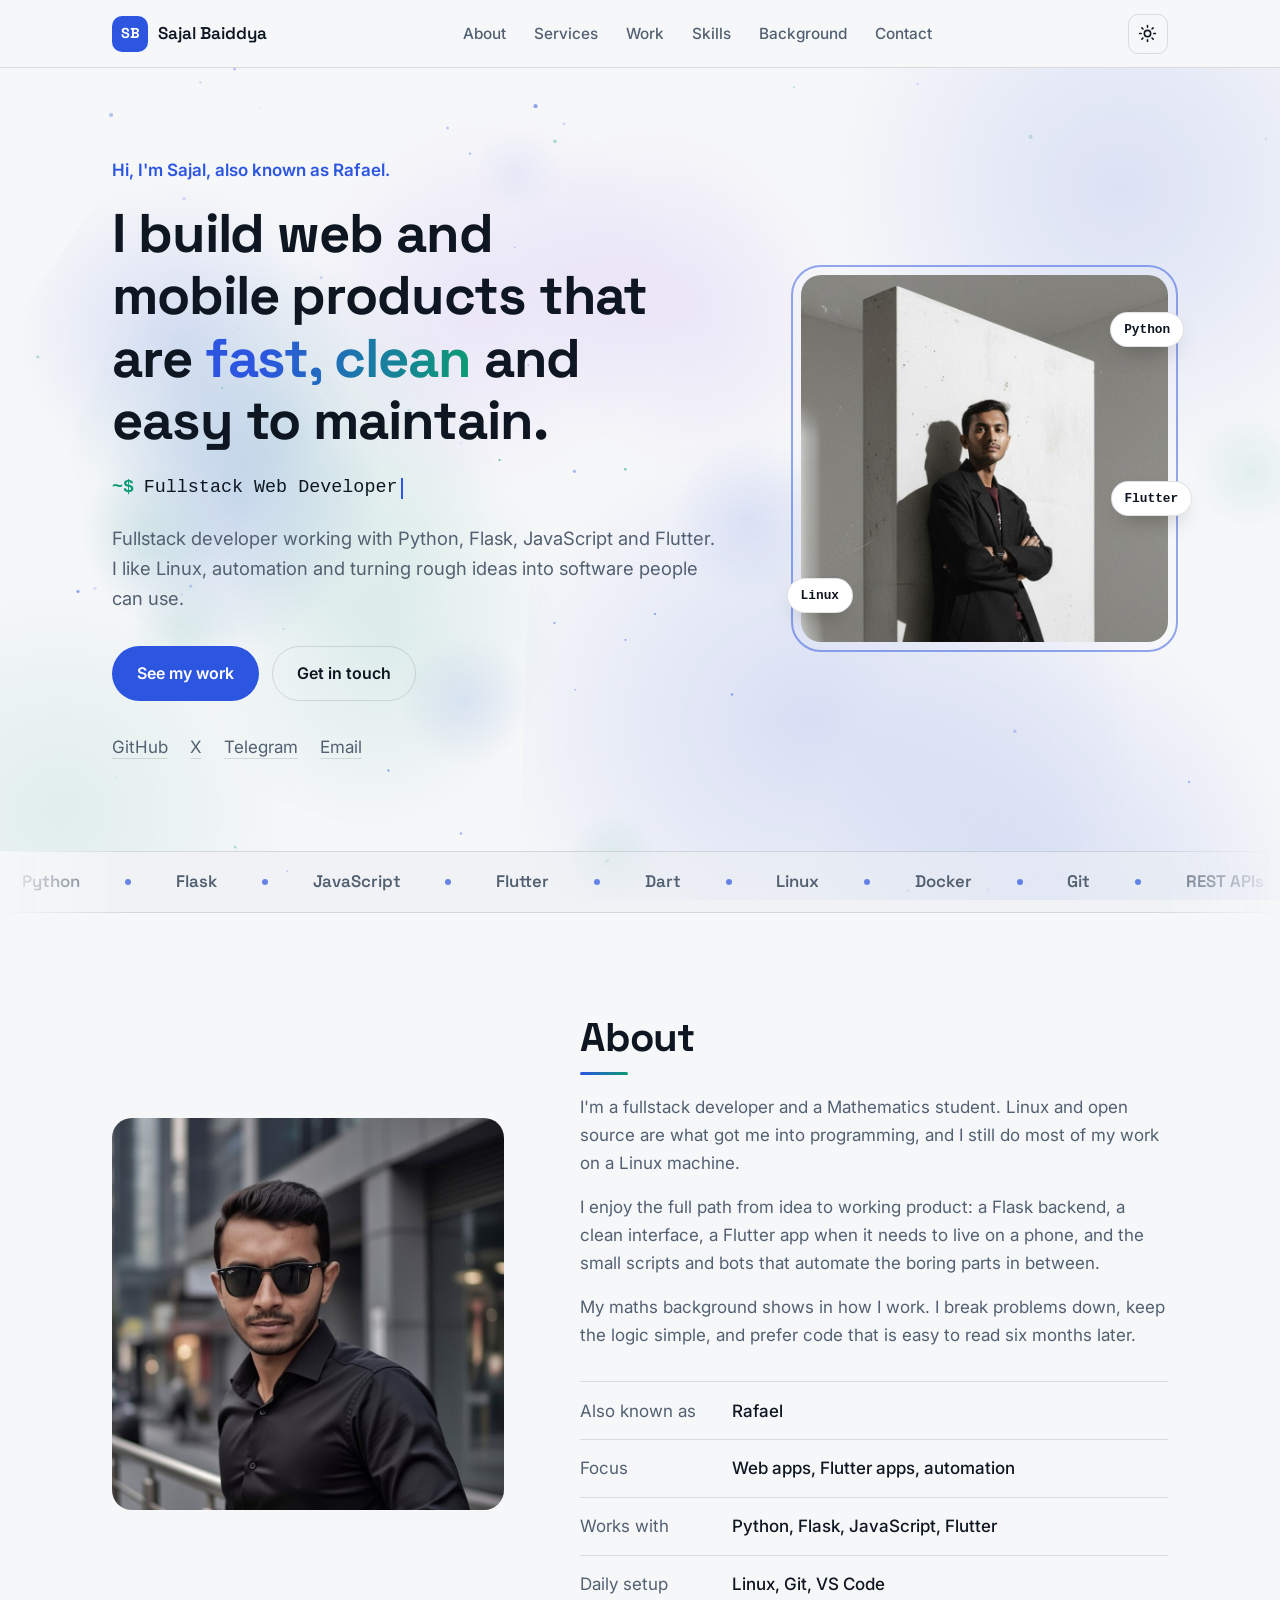
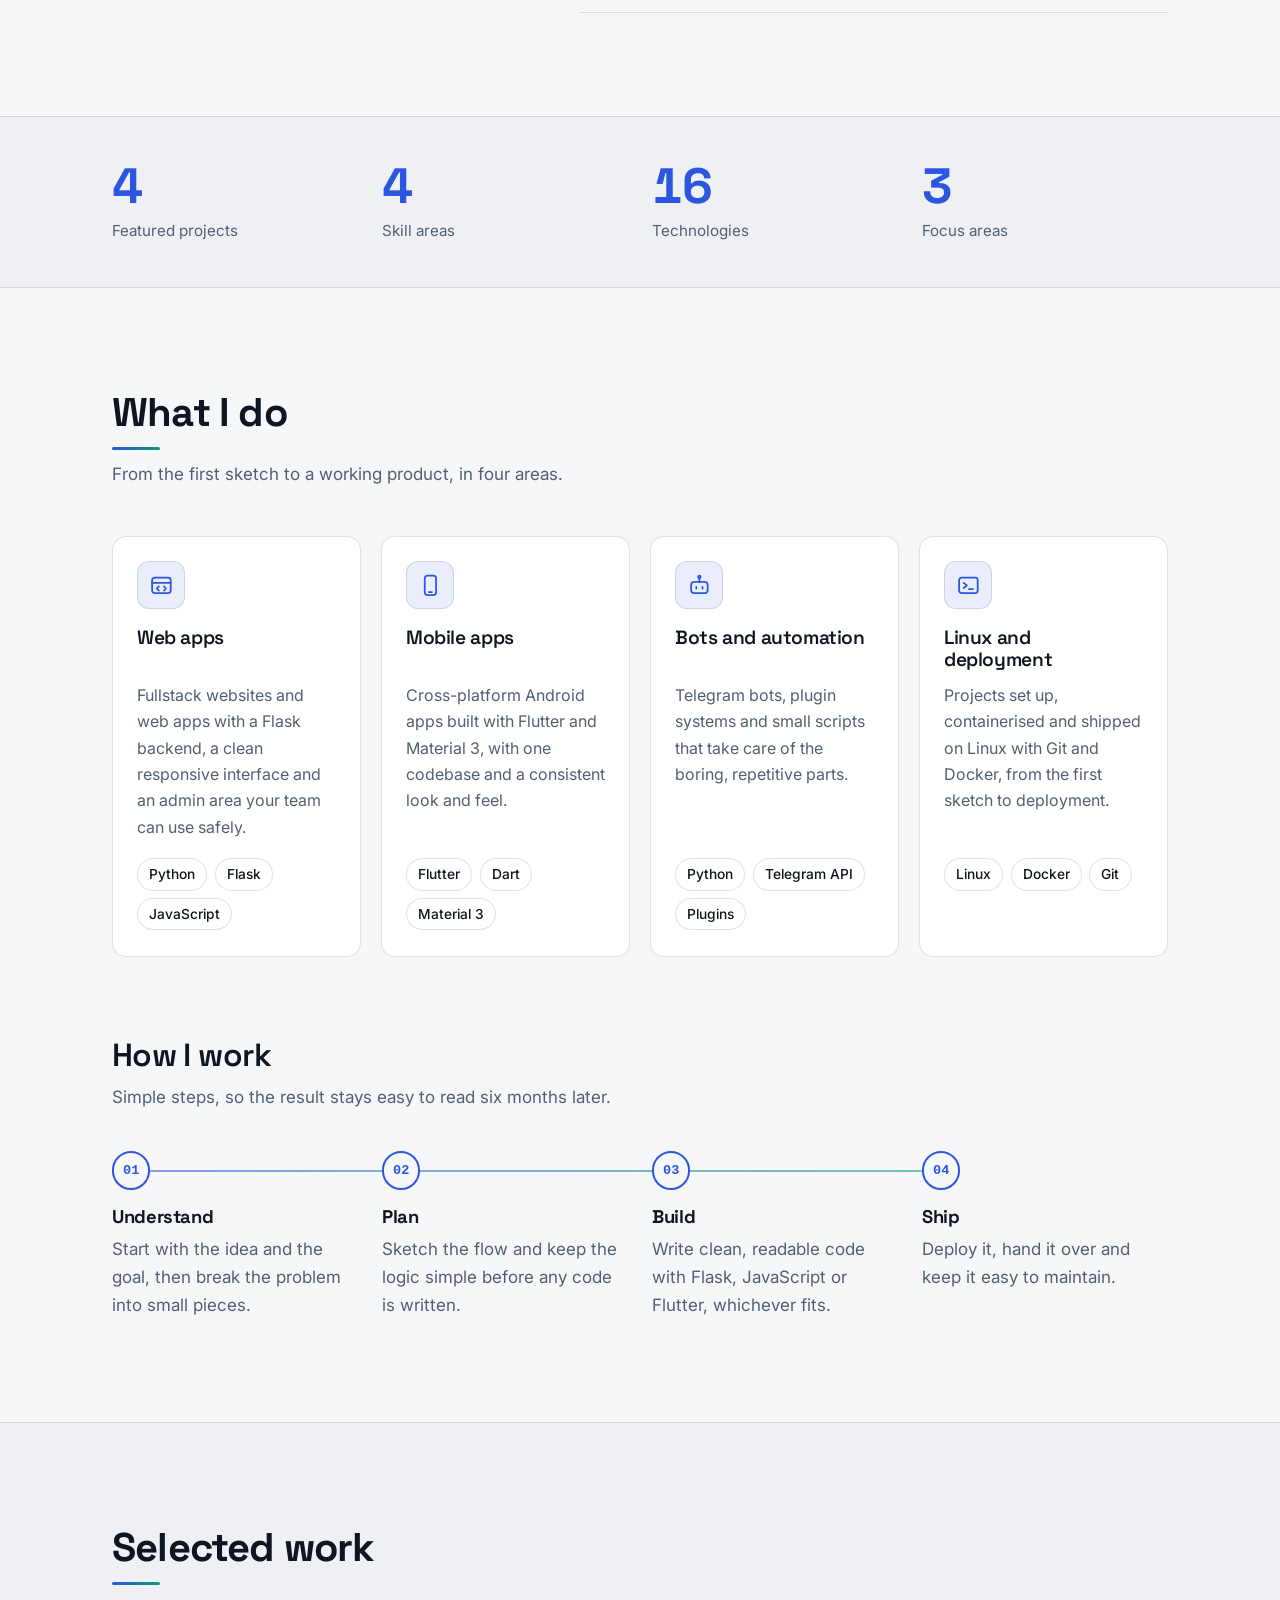
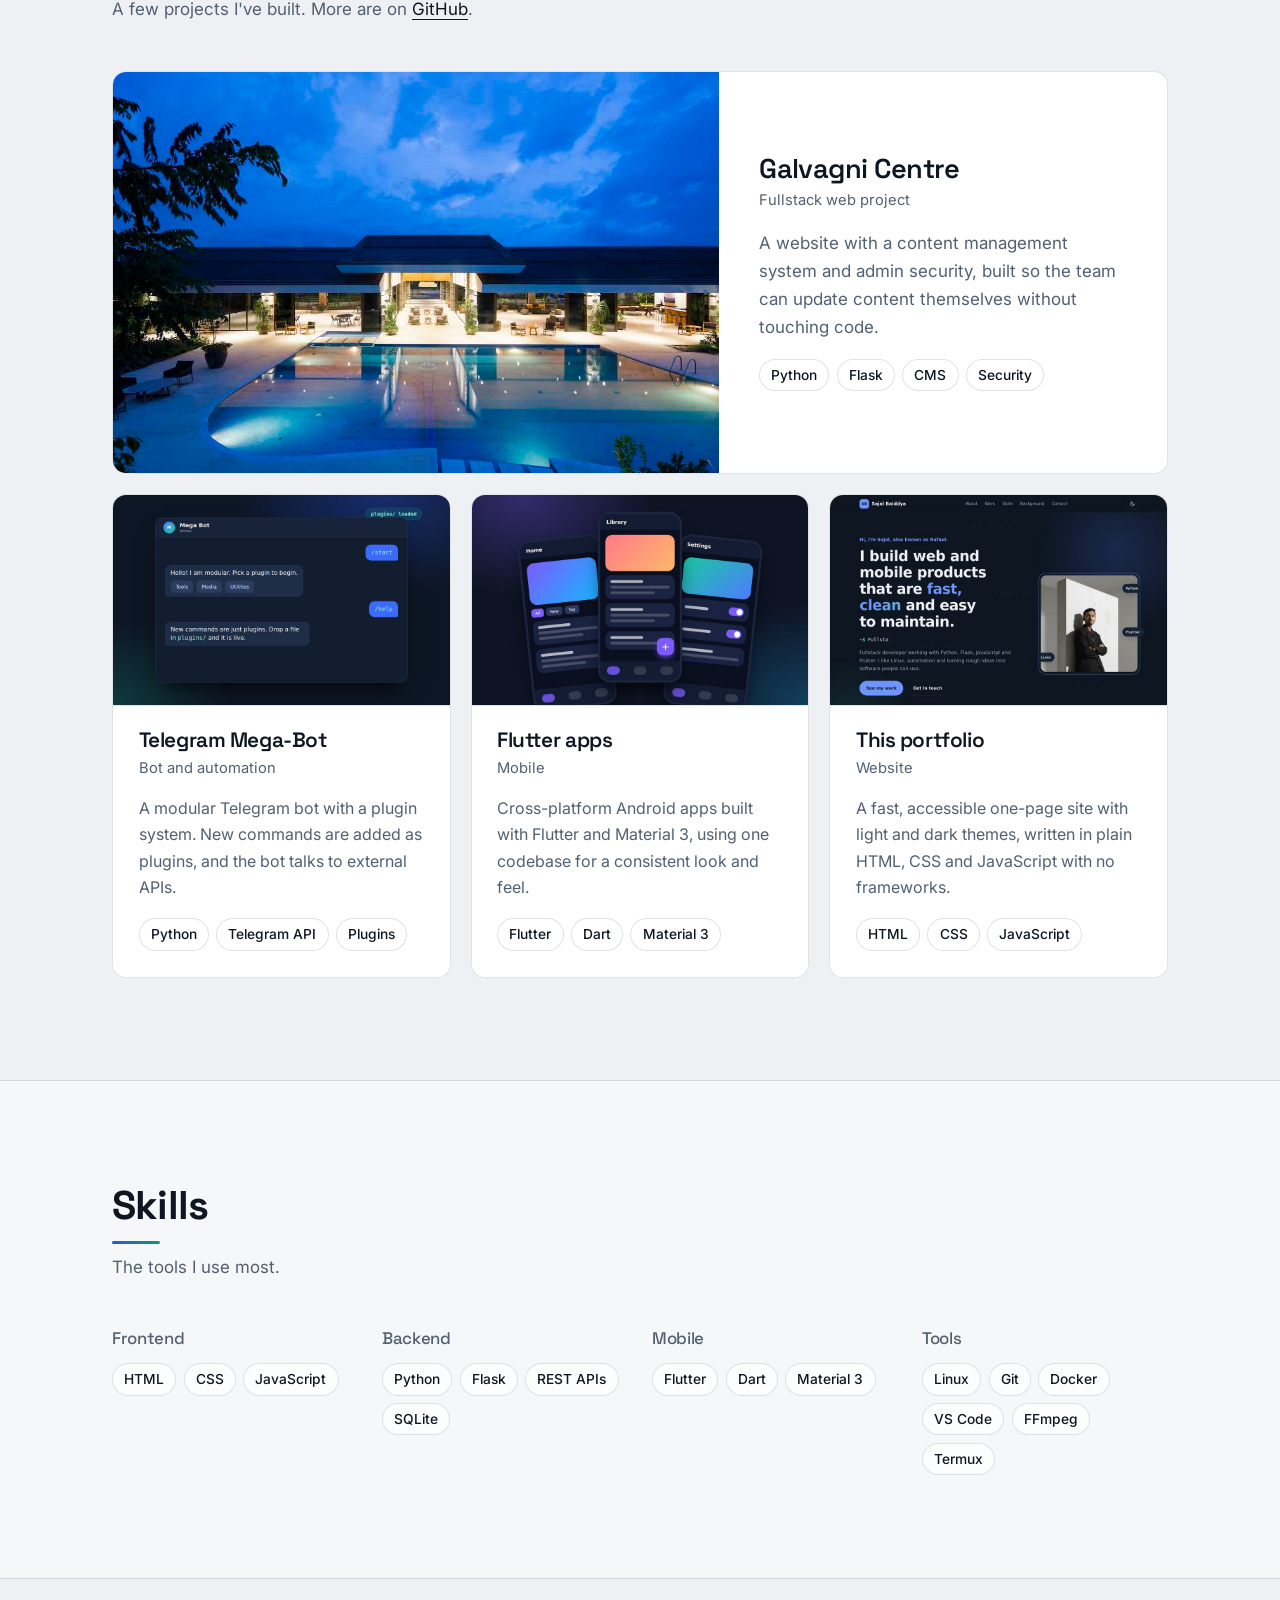
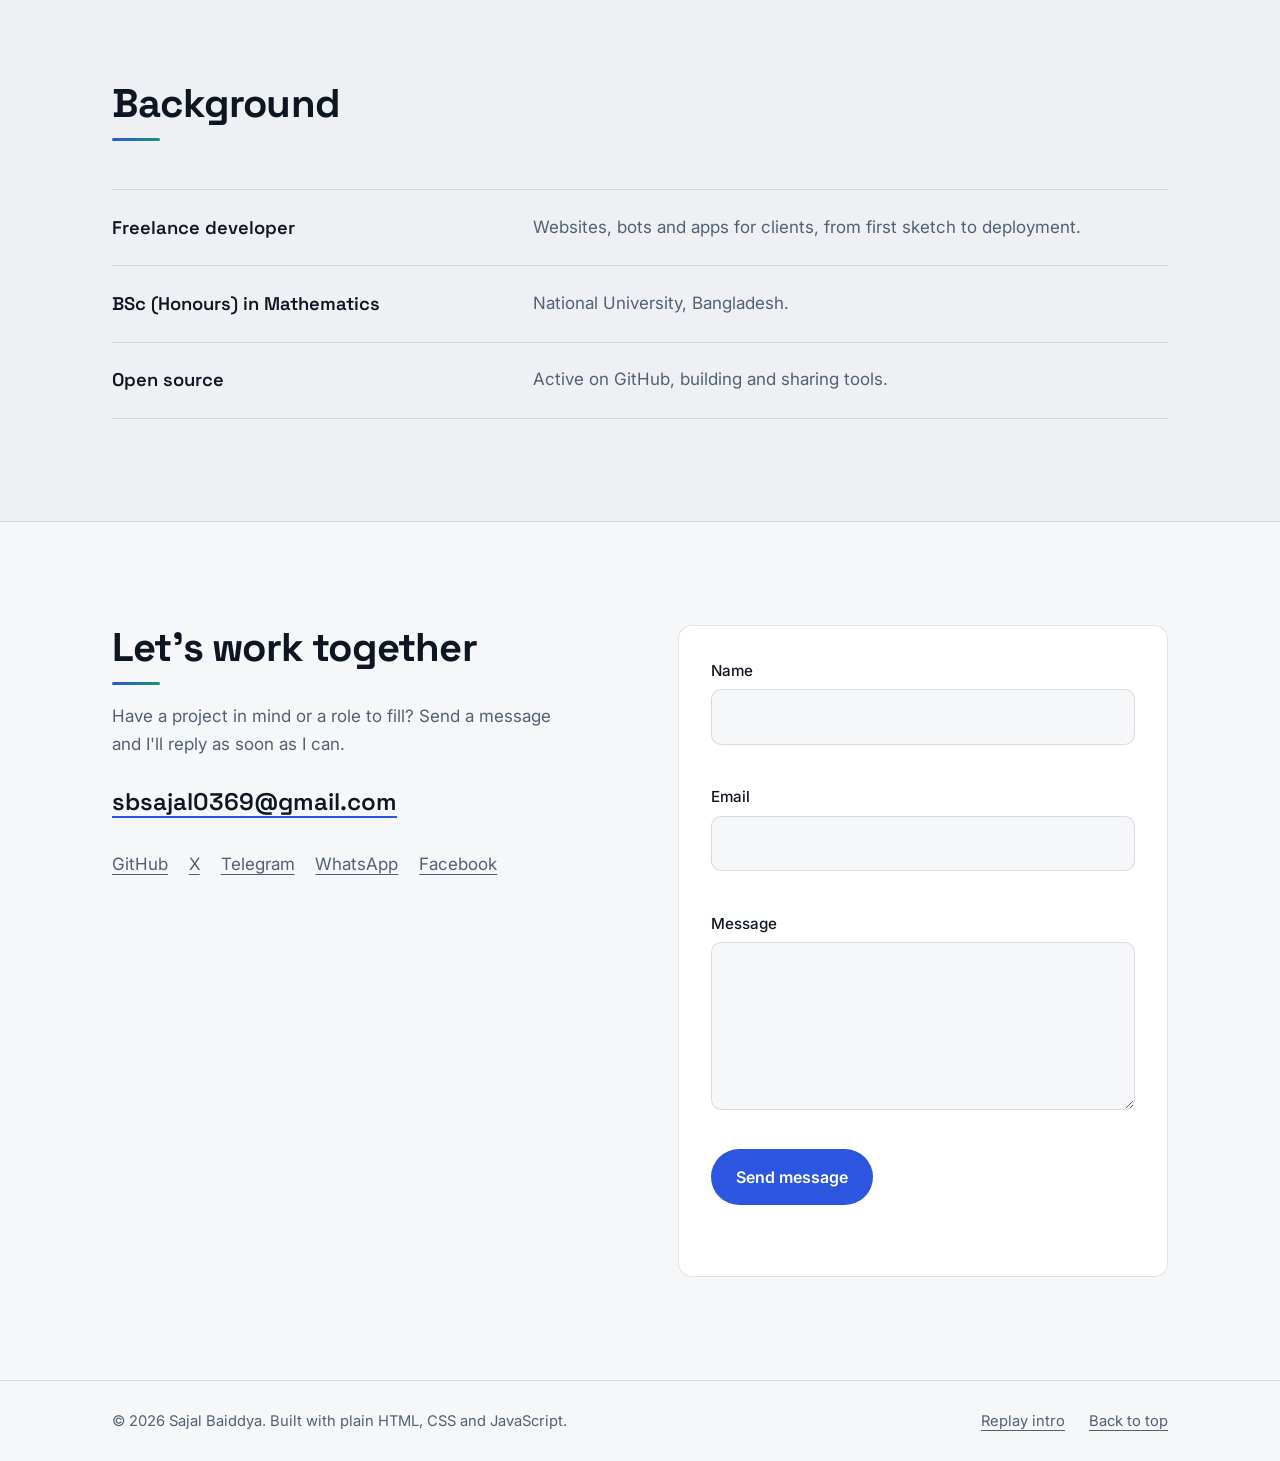
<file: index.html>
<!DOCTYPE html>
<html lang="en" data-theme="dark">
<head>
  <meta charset="UTF-8">
  <meta name="viewport" content="width=device-width, initial-scale=1">
  <title>Sajal Baiddya (Rafael) — Fullstack Web Developer</title>
  <meta name="description" content="Sajal Baiddya (Rafael) is a fullstack web developer building fast, clean web and mobile products with Python, Flask, JavaScript and Flutter.">
  <meta name="author" content="Sajal Baiddya">
  <meta name="theme-color" content="#0e1621">
  <link rel="canonical" href="https://sb-sajal.github.io/">
  <link rel="icon" type="image/svg+xml" href="assets/favicon.svg">

  <meta property="og:type" content="website">
  <meta property="og:url" content="https://sb-sajal.github.io/">
  <meta property="og:title" content="Sajal Baiddya (Rafael) — Fullstack Web Developer">
  <meta property="og:description" content="Fast, clean web and mobile products with Python, Flask, JavaScript and Flutter.">
  <meta property="og:image" content="https://sb-sajal.github.io/assets/images/og-image.png">
  <meta name="twitter:card" content="summary_large_image">
  <meta name="twitter:creator" content="@sb0369">

  <script type="application/ld+json">
  {
    "@context": "https://schema.org",
    "@type": "Person",
    "name": "Sajal Baiddya",
    "alternateName": "Rafael",
    "url": "https://sb-sajal.github.io/",
    "jobTitle": "Fullstack Web Developer",
    "image": "https://sb-sajal.github.io/assets/images/portrait.jpg",
    "sameAs": ["https://github.com/sb-sajal", "https://x.com/sb0369"],
    "knowsAbout": ["Web development", "Python", "Flask", "JavaScript", "Flutter", "Linux"]
  }
  </script>

  <script>
    // Runs before first paint. First visit: the AI-agent build intro (intro.js). Return visits: the finished site at once, no loader.
    (function () {
      var d = document.documentElement, w = window;
      d.classList.add('js');
      var force = /[?&]intro(=1|=true)?(&|#|$)/.test(location.search);   // ?intro=1 replays it on demand
      var seen = false;
      try { seen = localStorage.getItem('sb_intro') === '1'; } catch (e) {}
      if (!seen) { try { seen = /(^|; )sb_intro=1/.test(document.cookie); } catch (e) {} }
      var reduce = w.matchMedia && matchMedia('(prefers-reduced-motion: reduce)').matches;
      var bot = navigator.webdriver || /bot|crawl|spider|slurp|lighthouse|headless|prerender/i.test(navigator.userAgent);
      var intro = force || (!seen && !reduce && !bot);
      if (intro) {
        d.classList.add('intro', 'is-loading');
        // While the page is locked there is no scrollbar; reserve its exact width so nothing re-flows when it comes back
        try { var m = document.createElement('div'); m.style.cssText = 'position:absolute;top:-999px;width:100px;height:100px;overflow:scroll'; d.appendChild(m); d.style.setProperty('--sbw', (m.offsetWidth - m.clientWidth) + 'px'); m.remove(); } catch (e) {}
      } else {
        d.classList.add('no-intro', 'is-ready');
      }
      var clean = function () {
        d.classList.remove('is-loading', 'intro', 'intro-build');
        d.classList.add('is-ready', 'intro-done');
        d.style.removeProperty('--sbw'); if (!d.getAttribute('style')) d.removeAttribute('style');
        var l = document.getElementById('loader');
        if (l) l.remove();
      };
      // Failsafes so the page can never stay covered: script.js missing, or an intro that runs far too long
      setTimeout(function () { if (!w.__sbBoot) clean(); }, 6000);
      setTimeout(function () { if (d.classList.contains('intro')) { if (w.__sbSkip) w.__sbSkip(); else clean(); } }, 360000);   // safety net only: a calm build can take a few minutes on a slow device
      try {
        var t = localStorage.getItem('theme');
        if (!t && w.matchMedia && matchMedia('(prefers-color-scheme: light)').matches) t = 'light';
        if (t) d.dataset.theme = t;
      } catch (e) {}
    })();
  </script>
  <noscript><style>.loader, .bg-float, .bg-blobs, .bg-particles { display: none !important; }</style></noscript>

  <link rel="preconnect" href="https://fonts.googleapis.com">
  <link rel="preconnect" href="https://fonts.gstatic.com" crossorigin>
  <!-- Fonts load without blocking rendering or script.js (a slow or blocked font host must never delay the page or the intro) -->
  <link href="https://fonts.googleapis.com/css2?family=Inter:wght@400;500;600&family=Space+Grotesk:wght@500;600;700&display=swap" rel="stylesheet" media="print" onload="this.media='all';window.__sbFonts=1">
  <noscript><link href="https://fonts.googleapis.com/css2?family=Inter:wght@400;500;600&family=Space+Grotesk:wght@500;600;700&display=swap" rel="stylesheet"></noscript>
  <link rel="stylesheet" href="style.css">
</head>
<body>
  <div class="loader" id="loader" aria-hidden="true">
    <div class="loader__inner">
      <div class="loader__ring">
        <svg viewBox="0 0 120 120" fill="none">
          <circle class="ring-dash" cx="60" cy="60" r="57"/>
          <circle class="ring-bg" cx="60" cy="60" r="50"/>
          <circle class="ring-fg" id="ringFg" cx="60" cy="60" r="50"/>
        </svg>
        <span class="loader__mark">SB</span>
      </div>
      <p class="loader__line"><span class="loader__prompt">$</span> <span id="loaderText">booting portfolio</span><span class="caret"></span></p>
      <p class="loader__pct"><span id="loaderPct">0</span>%</p>
    </div>
  </div>

  <div class="bg-blobs" id="bgBlobs" aria-hidden="true"><i></i><i></i><i></i><i></i></div>
  <canvas class="bg-particles" id="bgParticles" aria-hidden="true"></canvas>
  <div class="bg-float" id="bgFloat" aria-hidden="true"></div>

  <a class="skip-link" href="#main">Skip to content</a>

  <div class="scroll-bar" id="scrollBar" aria-hidden="true"></div>

  <header class="header" id="header">
    <div class="wrap header__inner">
      <a href="#top" class="brand" aria-label="Sajal Baiddya, home">
        <span class="brand__mark">SB</span>
        <span class="brand__name">Sajal Baiddya</span>
      </a>
      <nav class="nav" id="nav" aria-label="Main">
        <a href="#about">About</a>
        <a href="#services">Services</a>
        <a href="#work">Work</a>
        <a href="#skills">Skills</a>
        <a href="#background">Background</a>
        <a href="#contact">Contact</a>
      </nav>
      <div class="header__actions">
        <button class="icon-btn" id="themeToggle" type="button" aria-label="Switch to light theme">
          <svg class="i-sun" viewBox="0 0 24 24" fill="none" stroke="currentColor" stroke-width="2" stroke-linecap="round" aria-hidden="true"><circle cx="12" cy="12" r="4"/><path d="M12 2v2M12 20v2M4.9 4.9l1.4 1.4M17.7 17.7l1.4 1.4M2 12h2M20 12h2M4.9 19.1l1.4-1.4M17.7 6.3l1.4-1.4"/></svg>
          <svg class="i-moon" viewBox="0 0 24 24" fill="none" stroke="currentColor" stroke-width="2" stroke-linecap="round" stroke-linejoin="round" aria-hidden="true"><path d="M21 12.8A9 9 0 1111.2 3a7 7 0 009.8 9.8z"/></svg>
        </button>
        <button class="icon-btn menu-btn" id="menuToggle" type="button" aria-label="Open menu" aria-expanded="false" aria-controls="nav">
          <span class="burger" aria-hidden="true"><i></i><i></i><i></i></span>
        </button>
      </div>
    </div>
  </header>

  <main id="main" tabindex="-1">

    <!-- HERO -->
    <section class="hero" id="top">
      <div class="wrap hero__grid">
        <div class="hero__text">
          <p class="hero__hello">Hi, I'm Sajal, also known as Rafael.</p>
          <h1 class="hero__title">I build web and mobile products that are <span class="grad">fast, clean</span> and easy to maintain.</h1>
          <p class="hero__role" aria-label="Fullstack Web Developer"><span class="prompt" aria-hidden="true">~$</span> <span class="typed" id="typed" aria-hidden="true">Fullstack Web Developer</span><span class="caret" aria-hidden="true"></span></p>
          <p class="hero__lead">Fullstack developer working with Python, Flask, JavaScript and Flutter. I like Linux, automation and turning rough ideas into software people can use.</p>
          <div class="hero__cta">
            <a class="btn btn--primary" href="#work">See my work</a>
            <a class="btn btn--ghost" href="#contact">Get in touch</a>
          </div>
          <ul class="hero__links" aria-label="Profiles">
            <li><a href="https://github.com/sb-sajal" rel="noopener">GitHub</a></li>
            <li><a href="https://x.com/sb0369" rel="noopener">X</a></li>
            <li><a href="https://t.me/sauran369" rel="noopener">Telegram</a></li>
            <li><a href="mailto:sbsajal0369@gmail.com">Email</a></li>
          </ul>
        </div>
        <figure class="hero__photo">
          <img src="assets/images/portrait.jpg" alt="Portrait of Sajal Baiddya standing against a concrete wall" width="800" height="800" fetchpriority="high">
          <span class="chip chip--a" aria-hidden="true">Python</span>
          <span class="chip chip--b" aria-hidden="true">Flutter</span>
          <span class="chip chip--c" aria-hidden="true">Linux</span>
        </figure>
      </div>
    </section>

    <!-- TECH STRIP -->
    <div class="marquee" aria-hidden="true">
      <div class="marquee__track">
        <div class="marquee__set"><span>Python</span><span>Flask</span><span>JavaScript</span><span>Flutter</span><span>Dart</span><span>Linux</span><span>Docker</span><span>Git</span><span>REST APIs</span><span>Telegram Bots</span><span>Material 3</span><span>SQLite</span></div>
        <div class="marquee__set"><span>Python</span><span>Flask</span><span>JavaScript</span><span>Flutter</span><span>Dart</span><span>Linux</span><span>Docker</span><span>Git</span><span>REST APIs</span><span>Telegram Bots</span><span>Material 3</span><span>SQLite</span></div>
      </div>
    </div>

    <!-- ABOUT -->
    <section class="section" id="about">
      <div class="wrap about">
        <div class="about__photo" data-reveal>
          <img src="assets/images/about.jpg" alt="Sajal Baiddya wearing sunglasses in a city street" width="800" height="800" loading="lazy">
        </div>
        <div class="about__body" data-reveal>
          <h2>About</h2>
          <p>I'm a fullstack developer and a Mathematics student. Linux and open source are what got me into programming, and I still do most of my work on a Linux machine.</p>
          <p>I enjoy the full path from idea to working product: a Flask backend, a clean interface, a Flutter app when it needs to live on a phone, and the small scripts and bots that automate the boring parts in between.</p>
          <p>My maths background shows in how I work. I break problems down, keep the logic simple, and prefer code that is easy to read six months later.</p>
          <dl class="facts">
            <div><dt>Also known as</dt><dd>Rafael</dd></div>
            <div><dt>Focus</dt><dd>Web apps, Flutter apps, automation</dd></div>
            <div><dt>Works with</dt><dd>Python, Flask, JavaScript, Flutter</dd></div>
            <div><dt>Daily setup</dt><dd>Linux, Git, VS Code</dd></div>
          </dl>
        </div>
      </div>
    </section>

    <!-- AT A GLANCE -->
    <section class="section--alt stats" aria-label="At a glance">
      <div class="wrap stats__grid">
        <div class="stat" data-reveal>
          <b class="stat__num" data-count="4" data-count-of=".featured, .project">4</b>
          <span class="stat__label">Featured projects</span>
        </div>
        <div class="stat" data-reveal>
          <b class="stat__num" data-count="4" data-count-of=".skills__group">4</b>
          <span class="stat__label">Skill areas</span>
        </div>
        <div class="stat" data-reveal>
          <b class="stat__num" data-count="16" data-count-of="#skills .tags li" data-unique>16</b>
          <span class="stat__label">Technologies</span>
        </div>
        <div class="stat" data-reveal>
          <b class="stat__num" data-count="3">3</b>
          <span class="stat__label">Focus areas</span>
        </div>
      </div>
    </section>
    <!-- SERVICES -->
    <section class="section" id="services">
      <div class="wrap">
        <div class="section__head" data-reveal>
          <h2>What I do</h2>
          <p>From the first sketch to a working product, in four areas.</p>
        </div>
        <div class="services">
          <article class="service" data-reveal>
            <span class="service__icon"><svg viewBox="0 0 24 24" fill="none" stroke="currentColor" stroke-width="1.7" stroke-linecap="round" stroke-linejoin="round" aria-hidden="true"><rect x="3" y="4.5" width="18" height="15" rx="2.5"/><path d="M3 9.5h18"/><path d="M9.5 13l-2 2 2 2"/><path d="M14.5 13l2 2-2 2"/></svg></span>
            <h3>Web apps</h3>
            <p>Fullstack websites and web apps with a Flask backend, a clean responsive interface and an admin area your team can use safely.</p>
            <ul class="tags"><li>Python</li><li>Flask</li><li>JavaScript</li></ul>
          </article>
          <article class="service" data-reveal>
            <span class="service__icon"><svg viewBox="0 0 24 24" fill="none" stroke="currentColor" stroke-width="1.7" stroke-linecap="round" stroke-linejoin="round" aria-hidden="true"><rect x="6.5" y="2.5" width="11" height="19" rx="2.8"/><path d="M10.5 18.5h3"/></svg></span>
            <h3>Mobile apps</h3>
            <p>Cross-platform Android apps built with Flutter and Material 3, with one codebase and a consistent look and feel.</p>
            <ul class="tags"><li>Flutter</li><li>Dart</li><li>Material 3</li></ul>
          </article>
          <article class="service" data-reveal>
            <span class="service__icon"><svg viewBox="0 0 24 24" fill="none" stroke="currentColor" stroke-width="1.7" stroke-linecap="round" stroke-linejoin="round" aria-hidden="true"><rect x="4" y="8.5" width="16" height="11" rx="3"/><path d="M12 8.5V5"/><circle cx="12" cy="3.8" r="1.2"/><path d="M9 13.5V15"/><path d="M15 13.5V15"/></svg></span>
            <h3>Bots and automation</h3>
            <p>Telegram bots, plugin systems and small scripts that take care of the boring, repetitive parts.</p>
            <ul class="tags"><li>Python</li><li>Telegram API</li><li>Plugins</li></ul>
          </article>
          <article class="service" data-reveal>
            <span class="service__icon"><svg viewBox="0 0 24 24" fill="none" stroke="currentColor" stroke-width="1.7" stroke-linecap="round" stroke-linejoin="round" aria-hidden="true"><rect x="3" y="4.5" width="18" height="15" rx="2.5"/><path d="M7.5 9.5l3 2.5-3 2.5"/><path d="M12.5 15.5h4"/></svg></span>
            <h3>Linux and deployment</h3>
            <p>Projects set up, containerised and shipped on Linux with Git and Docker, from the first sketch to deployment.</p>
            <ul class="tags"><li>Linux</li><li>Docker</li><li>Git</li></ul>
          </article>
        </div>
        <div class="section__head section__head--sub" data-reveal>
          <h3>How I work</h3>
          <p>Simple steps, so the result stays easy to read six months later.</p>
        </div>
        <div class="steps-wrap">
          <span class="steps__line" aria-hidden="true"></span>
          <ol class="steps">
            <li class="step" data-reveal>
              <span class="step__num" aria-hidden="true">01</span>
              <h4>Understand</h4>
              <p>Start with the idea and the goal, then break the problem into small pieces.</p>
            </li>
            <li class="step" data-reveal>
              <span class="step__num" aria-hidden="true">02</span>
              <h4>Plan</h4>
              <p>Sketch the flow and keep the logic simple before any code is written.</p>
            </li>
            <li class="step" data-reveal>
              <span class="step__num" aria-hidden="true">03</span>
              <h4>Build</h4>
              <p>Write clean, readable code with Flask, JavaScript or Flutter, whichever fits.</p>
            </li>
            <li class="step" data-reveal>
              <span class="step__num" aria-hidden="true">04</span>
              <h4>Ship</h4>
              <p>Deploy it, hand it over and keep it easy to maintain.</p>
            </li>
          </ol>
        </div>
      </div>
    </section>
    <!-- WORK -->
    <section class="section section--alt" id="work">
      <div class="wrap">
        <div class="section__head" data-reveal>
          <h2>Selected work</h2>
          <p>A few projects I've built. More are on <a href="https://github.com/sb-sajal" rel="noopener">GitHub</a>.</p>
        </div>

        <article class="featured" data-reveal>
          <div class="featured__img">
            <img src="assets/images/galvagni.jpg" alt="Evening view of the Galvagni Centre clubhouse and pool" width="1200" height="794" loading="lazy">
          </div>
          <div class="featured__body">
            <h3>Galvagni Centre</h3>
            <p class="meta">Fullstack web project</p>
            <p>A website with a content management system and admin security, built so the team can update content themselves without touching code.</p>
            <ul class="tags" aria-label="Technologies">
              <li>Python</li><li>Flask</li><li>CMS</li><li>Security</li>
            </ul>
          </div>
        </article>

        <div class="projects">
          <article class="project" data-reveal>
            <div class="project__img"><img src="assets/images/project-telegram-bot.jpg" alt="Illustration of a chat with a modular Telegram bot offering plugins" width="960" height="600" loading="lazy"></div>
            <div class="project__body">
              <h3>Telegram Mega-Bot</h3>
              <p class="meta">Bot and automation</p>
              <p>A modular Telegram bot with a plugin system. New commands are added as plugins, and the bot talks to external APIs.</p>
              <ul class="tags"><li>Python</li><li>Telegram API</li><li>Plugins</li></ul>
            </div>
          </article>
          <article class="project" data-reveal>
            <div class="project__img"><img src="assets/images/project-flutter.jpg" alt="Illustration of three Material 3 mobile app screens" width="960" height="600" loading="lazy"></div>
            <div class="project__body">
              <h3>Flutter apps</h3>
              <p class="meta">Mobile</p>
              <p>Cross-platform Android apps built with Flutter and Material 3, using one codebase for a consistent look and feel.</p>
              <ul class="tags"><li>Flutter</li><li>Dart</li><li>Material 3</li></ul>
            </div>
          </article>
          <article class="project" data-reveal>
            <div class="project__img"><img src="assets/images/project-portfolio.jpg" alt="Screenshot of this portfolio website" width="960" height="600" loading="lazy"></div>
            <div class="project__body">
              <h3>This portfolio</h3>
              <p class="meta">Website</p>
              <p>A fast, accessible one-page site with light and dark themes, written in plain HTML, CSS and JavaScript with no frameworks.</p>
              <ul class="tags"><li>HTML</li><li>CSS</li><li>JavaScript</li></ul>
            </div>
          </article>
        </div>
      </div>
    </section>

    <!-- SKILLS -->
    <section class="section" id="skills">
      <div class="wrap">
        <div class="section__head" data-reveal>
          <h2>Skills</h2>
          <p>The tools I use most.</p>
        </div>
        <div class="skills">
          <div class="skills__group" data-reveal>
            <h3>Frontend</h3>
            <ul class="tags"><li>HTML</li><li>CSS</li><li>JavaScript</li></ul>
          </div>
          <div class="skills__group" data-reveal>
            <h3>Backend</h3>
            <ul class="tags"><li>Python</li><li>Flask</li><li>REST APIs</li><li>SQLite</li></ul>
          </div>
          <div class="skills__group" data-reveal>
            <h3>Mobile</h3>
            <ul class="tags"><li>Flutter</li><li>Dart</li><li>Material 3</li></ul>
          </div>
          <div class="skills__group" data-reveal>
            <h3>Tools</h3>
            <ul class="tags"><li>Linux</li><li>Git</li><li>Docker</li><li>VS Code</li><li>FFmpeg</li><li>Termux</li></ul>
          </div>
        </div>
      </div>
    </section>

    <!-- BACKGROUND -->
    <section class="section section--alt" id="background">
      <div class="wrap">
        <div class="section__head" data-reveal>
          <h2>Background</h2>
        </div>
        <ul class="rows">
          <li class="row" data-reveal>
            <div class="row__title">Freelance developer</div>
            <div class="row__body">Websites, bots and apps for clients, from first sketch to deployment.</div>
          </li>
          <li class="row" data-reveal>
            <div class="row__title">BSc (Honours) in Mathematics</div>
            <div class="row__body">National University, Bangladesh.</div>
          </li>
          <li class="row" data-reveal>
            <div class="row__title">Open source</div>
            <div class="row__body">Active on GitHub, building and sharing tools.</div>
          </li>
        </ul>
      </div>
    </section>

    <!-- CONTACT -->
    <section class="section" id="contact">
      <div class="wrap contact">
        <div class="contact__intro" data-reveal>
          <h2>Let's work together</h2>
          <p>Have a project in mind or a role to fill? Send a message and I'll reply as soon as I can.</p>
          <a class="contact__mail" href="mailto:sbsajal0369@gmail.com" title="Click to copy">sbsajal0369@gmail.com</a>
          <ul class="contact__links">
            <li><a href="https://github.com/sb-sajal" rel="noopener">GitHub</a></li>
            <li><a href="https://x.com/sb0369" rel="noopener">X</a></li>
            <li><a href="https://t.me/sauran369" rel="noopener">Telegram</a></li>
            <li><a href="https://wa.me/qr/BL4TDWB70MSKA1" rel="noopener">WhatsApp</a></li>
            <li><a href="https://www.facebook.com/sb.sajal.16" rel="noopener">Facebook</a></li>
          </ul>
        </div>

        <form class="form" data-reveal id="contactForm" novalidate>
          <input type="hidden" name="access_key" value="57cc677f-116e-4aff-ae4b-9a2fef1289b9">
          <input type="hidden" name="from_name" value="Portfolio contact form">
          <input type="checkbox" name="botcheck" class="form__trap" tabindex="-1" autocomplete="off" aria-hidden="true">

          <div class="field">
            <label for="name">Name</label>
            <input id="name" name="name" type="text" autocomplete="name" required aria-describedby="nameError">
            <span class="field__error" id="nameError"></span>
          </div>
          <div class="field">
            <label for="email">Email</label>
            <input id="email" name="email" type="email" autocomplete="email" required aria-describedby="emailError">
            <span class="field__error" id="emailError"></span>
          </div>
          <div class="field">
            <label for="message">Message</label>
            <textarea id="message" name="message" rows="5" required aria-describedby="messageError"></textarea>
            <span class="field__error" id="messageError"></span>
          </div>
          <button class="btn btn--primary" type="submit" id="submitBtn">Send message</button>
          <p class="form__status" id="formStatus" role="status" aria-live="polite"></p>
        </form>
      </div>
    </section>
  </main>

  <div class="toast" id="toast" role="status" aria-live="polite"></div>

  <footer class="footer">
    <div class="wrap footer__inner">
      <p>&copy; <span id="year">2026</span> Sajal Baiddya. Built with plain HTML, CSS and JavaScript.</p>
      <div class="footer__links">
        <a href="?intro=1" rel="nofollow">Replay intro</a>
        <a href="#top">Back to top</a>
      </div>
    </div>
  </footer>

  <script src="script.js" defer></script>
</body>
</html>
</file>
<file: style.css>
/* ==========================================================
   Sajal Baiddya — portfolio
   Tokens, base, layout, components, themes
   ========================================================== */

:root {
  --bg: #0e1621;
  --bg-alt: #121c29;
  --surface: #172233;
  --line: rgba(255, 255, 255, 0.1);
  --text: #eef2f7;
  --muted: #9aa7b8;
  --accent: #6f95ff;
  --accent-strong: #4f7cff;
  --accent-2: #3fd8ac;
  --glow-1: rgba(79, 124, 255, .20);
  --glow-2: rgba(63, 216, 172, .11);
  --blob-a: rgba(79, 124, 255, .22);
  --blob-b: rgba(63, 216, 172, .13);
  --blob-c: rgba(139, 92, 246, .16);
  --on-accent: #07101f;
  --ok: #3ccf9b;
  --err: #ff7a8a;

  --font-display: "Space Grotesk", "Inter", system-ui, sans-serif;
  --font-mono: ui-monospace, SFMono-Regular, "JetBrains Mono", Menlo, Consolas, monospace;
  --font-body: "Inter", system-ui, -apple-system, "Segoe UI", sans-serif;

  --radius: 14px;
  --wrap: 1120px;
  --header-h: max(68px, 4.25rem);
}

:root[data-theme="light"] {
  --bg: #f6f7f9;
  --bg-alt: #eceff3;
  --surface: #ffffff;
  --line: rgba(14, 22, 33, 0.12);
  --text: #0e1621;
  --muted: #526071;
  --accent: #2c55e0;
  --accent-strong: #2447c4;
  --accent-2: #0c9a74;
  --glow-1: rgba(44, 85, 224, .13);
  --glow-2: rgba(12, 154, 116, .09);
  --blob-a: rgba(44, 85, 224, .15);
  --blob-b: rgba(12, 154, 116, .11);
  --blob-c: rgba(139, 92, 246, .11);
  --on-accent: #ffffff;
  --ok: #0f8f66;
  --err: #c62f45;
}

/* ---------- Base ---------- */
*, *::before, *::after { box-sizing: border-box; }
html { scroll-behavior: smooth; scroll-padding-top: var(--header-h); -webkit-text-size-adjust: 100%; }
body {
  margin: 0;
  background: var(--bg);
  color: var(--text);
  font-family: var(--font-body);
  font-size: 1.0625rem;
  line-height: 1.65;
  -webkit-font-smoothing: antialiased;
}
img { display: block; max-width: 100%; height: auto; }
a { color: inherit; }
h1, h2, h3, h4 { overflow-wrap: break-word; font-family: var(--font-display); line-height: 1.15; margin: 0; letter-spacing: -0.02em; }
p { margin: 0; }
ul, ol { margin: 0; padding: 0; list-style: none; }

:focus-visible { outline: 2px solid var(--accent); outline-offset: 3px; }

.wrap { width: 100%; max-width: var(--wrap); margin-inline: auto; padding-inline: clamp(1.1rem, 4vw, 2rem); }

.skip-link {
  position: fixed; left: 1rem; top: -4rem; z-index: 200;
  background: var(--accent); color: var(--on-accent);
  padding: .6rem 1rem; border-radius: 8px; font-weight: 600; text-decoration: none;
  transition: top .15s ease;
}
.skip-link:focus { top: 1rem; }

/* ---------- Header ---------- */
.header {
  position: sticky; top: 0; z-index: 100; height: var(--header-h);
  background: var(--bg);
  background: color-mix(in srgb, var(--bg) 82%, transparent);
  backdrop-filter: blur(14px); -webkit-backdrop-filter: blur(14px);
  border-bottom: 1px solid var(--line);
}
.header__inner { height: 100%; display: flex; align-items: center; justify-content: space-between; gap: 1rem; }
.brand { display: inline-flex; align-items: center; gap: .65rem; text-decoration: none; font-family: var(--font-display); font-weight: 600; }
.brand, .brand * { text-decoration: none; }
.brand__mark {
  display: grid; place-items: center; width: 36px; height: 36px; border-radius: 10px;
  background: var(--accent); color: var(--on-accent); font-size: .9rem; font-weight: 700; letter-spacing: 0;
}
.nav { display: flex; gap: 1.75rem; }
.nav a { position: relative; text-decoration: none; color: var(--muted); font-size: .96rem; font-weight: 500; padding: .35rem 0; transition: color .2s; }
.nav a::after { content: ""; position: absolute; left: 0; right: 0; bottom: 0; height: 2px; background: var(--accent); border-radius: 2px; transform: scaleX(0); transform-origin: left; transition: transform .35s cubic-bezier(.2, .7, .2, 1); }
.nav a:hover { color: var(--text); }
.nav a:hover::after, .nav a.is-active::after { transform: scaleX(1); }
.nav a.is-active { color: var(--text); }

.header__actions { display: flex; align-items: center; gap: .4rem; }
.icon-btn {
  display: grid; place-items: center; width: 40px; height: 40px; padding: 0;
  background: transparent; color: var(--text); border: 1px solid var(--line); border-radius: 10px; cursor: pointer;
  transition: background-color .2s, border-color .2s;
}
.icon-btn:hover { background: var(--surface); border-color: var(--muted); }
.icon-btn svg { width: 19px; height: 19px; }
.menu-btn { display: none; }
.burger { position: relative; display: block; width: 20px; height: 14px; }
.burger i {
  position: absolute; left: 0; height: 2px; border-radius: 2px; background: currentColor;
  transition: transform .5s cubic-bezier(.7, 0, .2, 1), width .35s cubic-bezier(.2, .7, .2, 1), opacity .25s ease, top .5s cubic-bezier(.7, 0, .2, 1);
}
.burger i:nth-child(1) { top: 0; width: 20px; }
.burger i:nth-child(2) { top: 6px; width: 13px; }
.burger i:nth-child(3) { top: 12px; width: 17px; }
.menu-btn:hover .burger i { width: 20px; }
.menu-btn[aria-expanded="true"] { background: var(--surface); border-color: var(--accent); }
.menu-btn[aria-expanded="true"] .burger i:nth-child(1) { top: 6px; width: 20px; transform: rotate(45deg); }
.menu-btn[aria-expanded="true"] .burger i:nth-child(2) { width: 0; opacity: 0; }
.menu-btn[aria-expanded="true"] .burger i:nth-child(3) { top: 6px; width: 20px; transform: rotate(-45deg); }
.i-sun { display: none; }
:root[data-theme="light"] .i-sun { display: block; }
:root[data-theme="light"] .i-moon { display: none; }

/* ---------- Hero ---------- */
.hero { padding: clamp(2.5rem, 7vw, 5.5rem) 0 clamp(3rem, 7vw, 6rem); }
.hero__grid { display: grid; grid-template-columns: minmax(0, 1.25fr) minmax(0, .75fr); gap: clamp(2rem, 6vw, 5rem); align-items: center; }
.hero__hello { overflow-wrap: anywhere; color: var(--accent); font-weight: 600; margin-bottom: 1.1rem; }
.hero__title { font-size: clamp(2rem, 4.6vw, 3.4rem); font-weight: 700; max-width: 20ch; text-wrap: balance; }
.hero__lead { margin-top: 1.5rem; max-width: 52ch; color: var(--muted); font-size: 1.15rem; }
.hero__cta { display: flex; flex-wrap: wrap; gap: .8rem; margin-top: 2rem; }
.hero__links { display: flex; flex-wrap: wrap; gap: .4rem 1.4rem; margin-top: 2rem; }
.hero__links a { color: var(--muted); text-decoration: underline; text-decoration-color: var(--line); text-underline-offset: 5px; transition: color .2s, text-decoration-color .2s; }
.hero__links a:hover { color: var(--text); text-decoration-color: var(--accent); }

.hero__photo { margin: 0; position: relative; justify-self: end; width: 100%; max-width: 380px; }
.hero__photo::before {
  content: ""; position: absolute; inset: -10px; border: 2px solid var(--accent); border-radius: 30px; opacity: .5;
  transition: inset .5s cubic-bezier(.2, .7, .2, 1), opacity .3s;
}
.hero__photo img { position: relative; width: 100%; aspect-ratio: 1 / 1; object-fit: cover; border-radius: 20px; background: var(--surface); }

/* ---------- Buttons ---------- */
.btn {
  display: inline-flex; align-items: center; justify-content: center; gap: .5rem;
  padding: .85rem 1.5rem; border-radius: 999px; font: inherit; font-weight: 600; font-size: 1rem;
  text-decoration: none; cursor: pointer; border: 1px solid transparent;
  transition: transform .15s ease, background-color .2s, border-color .2s;
}
.btn:active { transform: translateY(1px); }
.btn--primary { background: var(--accent); color: var(--on-accent); }
.btn--primary:hover { background: var(--accent-strong); }
:root[data-theme="dark"] .btn--primary:hover { background: #88a8ff; }
.btn--ghost { border-color: var(--line); color: var(--text); }
.btn--ghost:hover { border-color: var(--muted); background: var(--surface); }
.btn[disabled] { opacity: .6; cursor: progress; }

/* ---------- Sections ---------- */
.section { padding: clamp(3.5rem, 8vw, 6.5rem) 0; }
.section--alt { background: var(--bg-alt); background: color-mix(in srgb, var(--bg-alt) 78%, transparent); border-block: 1px solid var(--line); }
main, .footer { position: relative; z-index: 1; }
main:focus { outline: none; }
.section__head { margin-bottom: clamp(1.75rem, 4vw, 3rem); }
.section__head p { margin-top: .6rem; color: var(--muted); }
.section__head a { color: var(--text); text-underline-offset: 4px; }
h2 { font-size: clamp(1.8rem, 3.6vw, 2.5rem); font-weight: 700; }
h3 { font-size: 1.3rem; font-weight: 600; }

/* ---------- About ---------- */
.about { display: grid; grid-template-columns: minmax(0, .8fr) minmax(0, 1.2fr); gap: clamp(2rem, 6vw, 5rem); align-items: center; }
.about__photo img { width: 100%; max-width: 420px; aspect-ratio: 1 / 1; object-fit: cover; border-radius: 20px; background: var(--surface); }
.about__body h2 { margin-bottom: 1.25rem; }
.about__body > p { color: var(--muted); max-width: 60ch; }
.about__body > p + p { margin-top: 1rem; }
.facts { margin: 2rem 0 0; display: grid; gap: 0; border-top: 1px solid var(--line); }
.facts > div { display: grid; grid-template-columns: 8.5rem 1fr; gap: 1rem; padding: .9rem 0; border-bottom: 1px solid var(--line); }
.facts dt { color: var(--muted); }
.facts dd { margin: 0; font-weight: 500; }

/* ---------- Work ---------- */
.meta { color: var(--muted); font-size: .92rem; margin-top: .25rem; }
.tags { display: flex; flex-wrap: wrap; gap: .45rem; margin-top: 1.1rem; }
.tags li { padding: .25rem .7rem; font-size: .86rem; font-weight: 500; color: var(--text); border: 1px solid var(--line); border-radius: 999px; background: var(--surface); background: color-mix(in srgb, var(--surface) 70%, transparent); }

.featured { display: grid; grid-template-columns: minmax(0, 1.15fr) minmax(0, .85fr); background: var(--surface); border: 1px solid var(--line); border-radius: var(--radius); overflow: hidden; }
.featured__img img { width: 100%; height: 100%; min-height: 280px; object-fit: cover; }
.featured__body { padding: clamp(1.5rem, 3.5vw, 2.5rem); align-self: center; }
.featured__body h3 { font-size: 1.7rem; }
.featured__body p:not(.meta) { margin-top: 1rem; color: var(--muted); }

.projects { display: grid; grid-template-columns: repeat(3, minmax(0, 1fr)); gap: 1.25rem; margin-top: 1.25rem; }
.project { display: flex; flex-direction: column; overflow: hidden; background: var(--surface); border: 1px solid var(--line); border-radius: var(--radius); }
.project__img { overflow: hidden; border-bottom: 1px solid var(--line); }
.project__img img { width: 100%; aspect-ratio: 8 / 5; object-fit: cover; transition: transform .8s cubic-bezier(.2, .7, .2, 1); }
.project__body { padding: 1.4rem 1.6rem 1.6rem; display: flex; flex-direction: column; flex: 1; }
.project__body p:not(.meta) { margin-top: .9rem; color: var(--muted); font-size: 1rem; }
.project__body .tags { margin-top: auto; padding-top: 1.1rem; }

/* ---------- At a glance ---------- */
.stats { padding: clamp(1.75rem, 4vw, 2.75rem) 0; }
.stats__grid { display: grid; grid-template-columns: repeat(4, minmax(0, 1fr)); gap: 1.5rem; }
.stat { display: flex; flex-direction: column; gap: .45rem; }
.stat__num { font-family: var(--font-display); font-weight: 700; font-size: clamp(2.1rem, 5vw, 3.1rem); line-height: 1; letter-spacing: -0.03em; font-variant-numeric: tabular-nums; color: var(--accent); }
.stat__label { color: var(--muted); font-size: .95rem; }

/* ---------- Services + process ---------- */
.services { display: grid; grid-template-columns: repeat(4, minmax(0, 1fr)); gap: 1.25rem; }
.service { display: flex; flex-direction: column; padding: 1.5rem 1.5rem 1.6rem; background: var(--surface); border: 1px solid var(--line); border-radius: var(--radius); }
.service__icon { display: grid; place-items: center; width: 3rem; height: 3rem; color: var(--accent); border: 1px solid var(--line); border-radius: 12px; background: color-mix(in srgb, var(--accent) 10%, transparent); }
.service__icon svg { width: 1.55rem; height: 1.55rem; }
.service h3 { margin-top: 1.1rem; font-size: 1.2rem; }
.service p { margin-top: .7rem; color: var(--muted); font-size: 1rem; }
.service .tags { margin-top: auto; padding-top: 1.1rem; }
/* Rows (icon, title, text, tags) line up across the cards, whatever the title length */
@supports (grid-template-rows: subgrid) {
  .service { display: grid; grid-template-rows: subgrid; grid-row: span 4; row-gap: 0; }
  .service .tags { margin-top: 0; align-self: start; }
}
.section__head--sub { margin: clamp(3rem, 7vw, 5rem) 0 clamp(1.75rem, 4vw, 2.5rem); }
.section__head--sub h3 { font-size: clamp(1.5rem, 3vw, 2rem); }
.steps-wrap { position: relative; }
.steps { position: relative; display: grid; grid-template-columns: repeat(4, minmax(0, 1fr)); gap: 1.5rem; margin: 0; padding: 0; list-style: none; }
.steps__line { position: absolute; left: 1.2rem; right: calc(25% - 2.325rem);   /* ends on the 4th badge: 25% - 3/4 of the 1.5rem gap - badge radius */
  top: calc(1.2rem - 1px); height: 2px; border-radius: 2px; background: linear-gradient(90deg, var(--accent), var(--accent-2)); opacity: .55; }
.step__num { position: relative; z-index: 1; display: grid; place-items: center; width: 2.4rem; height: 2.4rem; border-radius: 50%; background: var(--bg); border: 2px solid var(--accent); color: var(--accent); font: 700 .85rem var(--font-mono); }
.step h4 { margin-top: 1rem; font-size: 1.15rem; }
.step p { margin-top: .5rem; color: var(--muted); }

/* ---------- Skills ---------- */
.skills { display: grid; grid-template-columns: repeat(4, minmax(0, 1fr)); gap: 2rem 1.5rem; }
.skills__group h3 { font-size: 1.05rem; color: var(--muted); font-weight: 500; }
.skills__group .tags { margin-top: .9rem; }

/* ---------- Background ---------- */
.rows { border-top: 1px solid var(--line); }
.row { display: grid; grid-template-columns: minmax(0, 1fr) minmax(0, 1.6fr); gap: 1.5rem; padding: 1.4rem 0; border-bottom: 1px solid var(--line); }
.row__title { font-family: var(--font-display); font-weight: 600; font-size: 1.15rem; }
.row__body { color: var(--muted); }

/* ---------- Contact ---------- */
.contact { display: grid; grid-template-columns: minmax(0, 1fr) minmax(0, 1fr); gap: clamp(2rem, 6vw, 5rem); align-items: start; }
.contact__intro p { margin-top: 1rem; color: var(--muted); max-width: 42ch; }
.contact__mail { display: inline-block; margin-top: 1.5rem; font-family: var(--font-display); font-weight: 600; font-size: clamp(1.1rem, 2.6vw, 1.5rem); text-decoration: underline; text-decoration-color: var(--accent); text-underline-offset: 6px; overflow-wrap: anywhere; }
.contact__links { display: flex; flex-wrap: wrap; gap: .4rem 1.3rem; margin-top: 1.75rem; }
.contact__links a { color: var(--muted); text-underline-offset: 4px; }
.contact__links a:hover { color: var(--text); }

.form { display: grid; gap: 1.1rem; padding: clamp(1.25rem, 3vw, 2rem); background: var(--surface); border: 1px solid var(--line); border-radius: var(--radius); }
.form__trap { position: absolute; left: -9999px; }
.field { display: grid; gap: .4rem; }
.field label { font-weight: 500; font-size: .95rem; }
.field input, .field textarea {
  width: 100%; padding: .8rem .95rem; font: inherit; color: var(--text);
  background: var(--bg); border: 1px solid var(--line); border-radius: 10px;
  transition: border-color .2s, box-shadow .2s;
}
.field textarea { resize: vertical; min-height: 130px; }
.field input:hover, .field textarea:hover { border-color: var(--muted); }
.field input:focus, .field textarea:focus { outline: none; border-color: var(--accent); box-shadow: 0 0 0 3px color-mix(in srgb, var(--accent) 30%, transparent); }
.field.has-error input, .field.has-error textarea { border-color: var(--err); }
.field__error { min-height: 1.1em; font-size: .88rem; color: var(--err); }
.form .btn { justify-self: start; }
.form__status { font-size: .96rem; min-height: 1.4em; }
.form__status.is-ok { color: var(--ok); }
.form__status.is-error { color: var(--err); }

/* ---------- Footer ---------- */
.footer { border-top: 1px solid var(--line); padding: 1.75rem 0; color: var(--muted); font-size: .92rem; }
.footer__inner { display: flex; flex-wrap: wrap; gap: .75rem 1.5rem; justify-content: space-between; }
.footer a { text-underline-offset: 4px; }
.footer a:hover { color: var(--text); }

/* ---------- Entrance (hero, starts when the loader lifts) ---------- */
@media (prefers-reduced-motion: no-preference) {
  .js:not(.is-ready) .hero__text > *, .js:not(.is-ready) .hero__photo { opacity: 0; }
  .is-ready .hero__text > *, .is-ready .hero__photo { animation: rise .8s cubic-bezier(.2, .7, .2, 1) both; }
  .is-ready .hero__text > :nth-child(2) { animation-delay: .08s; }
  .is-ready .hero__text > :nth-child(3) { animation-delay: .16s; }
  .is-ready .hero__text > :nth-child(4) { animation-delay: .24s; }
  .is-ready .hero__text > :nth-child(5) { animation-delay: .32s; }
  .is-ready .hero__text > :nth-child(6) { animation-delay: .4s; }
  .is-ready .hero__photo { animation-delay: .2s; }
}
@keyframes rise { from { opacity: 0; transform: translateY(18px); } to { opacity: 1; transform: none; } }
@media (prefers-reduced-motion: reduce) { html { scroll-behavior: auto; } *, *::before, *::after { transition: none !important; animation: none !important; } .will-reveal { opacity: 1 !important; } }

/* ---------- Responsive ---------- */
@media (max-width: 60em) {
  .skills { grid-template-columns: repeat(2, minmax(0, 1fr)); }
  .services { grid-template-columns: repeat(2, minmax(0, 1fr)); }
  .stats__grid { grid-template-columns: repeat(2, minmax(0, 1fr)); gap: 1.75rem 1.5rem; }
  .projects { grid-template-columns: minmax(0, 1fr); }
  .featured { grid-template-columns: minmax(0, 1fr); }
  .featured__img img { min-height: 0; aspect-ratio: 16 / 9; }
}

@media (max-width: 47.5em) {
  .menu-btn { display: grid; }
  .nav {
    position: fixed; top: var(--header-h); left: 0; right: 0; flex-direction: column; gap: 0;
    background: var(--bg); border-bottom: 1px solid var(--line); padding: .4rem clamp(1.1rem, 4vw, 2rem) 1.2rem;
    box-shadow: 0 30px 50px -30px rgba(0, 0, 0, .6);
    max-height: calc(100vh - var(--header-h)); max-height: calc(100dvh - var(--header-h)); overflow-y: auto; overscroll-behavior: contain;   /* always reachable, even on a landscape phone */
    clip-path: inset(0 0 100% 0); visibility: hidden;
    transition: clip-path .55s cubic-bezier(.7, 0, .2, 1), visibility 0s linear .55s;
  }
  .nav.is-open { clip-path: inset(0 0 -60px 0); visibility: visible; transition: clip-path .55s cubic-bezier(.7, 0, .2, 1), visibility 0s; }
  .nav a { padding: .95rem 0; border-bottom: 1px solid var(--line); font-size: 1.15rem; font-family: var(--font-display); font-weight: 600; color: var(--text);
    opacity: 0; transform: translateY(-10px); transition: opacity .35s ease, transform .45s cubic-bezier(.2, .7, .2, 1), color .2s; }
  .nav.is-open a { opacity: 1; transform: none; }
  .nav.is-open a:nth-child(1) { transition-delay: .12s; } .nav.is-open a:nth-child(2) { transition-delay: .17s; }
  .nav.is-open a:nth-child(3) { transition-delay: .22s; } .nav.is-open a:nth-child(4) { transition-delay: .27s; }
  .nav.is-open a:nth-child(5) { transition-delay: .32s; } .nav.is-open a:nth-child(6) { transition-delay: .37s; }
  .nav.is-open a:nth-child(7) { transition-delay: .42s; }
  .nav a:last-child { border-bottom: 0; }
  .nav a::after { display: none; }
  .nav a.is-active { color: var(--accent); }
  .brand__name { display: none; }

  .hero__grid { grid-template-columns: minmax(0, 1fr); }
  .hero__photo { justify-self: center; max-width: min(300px, 100%); margin-top: .5rem; }
  .about { grid-template-columns: minmax(0, 1fr); }
  .about__photo { justify-self: center; width: 100%; max-width: 320px; }
  .about__photo img { max-width: 100%; }
  .facts > div { grid-template-columns: minmax(0, 1fr); gap: .1rem; }
  .row { grid-template-columns: minmax(0, 1fr); gap: .3rem; }
  .contact { grid-template-columns: minmax(0, 1fr); }
}

@media (max-width: 40em) {
  .services { grid-template-columns: minmax(0, 1fr); }
  .steps { grid-template-columns: minmax(0, 1fr); gap: 1.75rem; }
  .step { display: grid; grid-template-columns: 2.4rem minmax(0, 1fr); column-gap: 1rem; }
  .step__num { grid-row: 1 / span 2; }
  .step h4 { margin-top: .35rem; }
  .step p { margin-top: .35rem; }
  .steps__line { display: none; }
  .step { position: relative; }
  .step:not(:last-child)::after { content: ""; position: absolute; left: calc(1.2rem - 1px); top: 2.4rem; bottom: -1.75rem; width: 2px; background: linear-gradient(180deg, var(--accent), var(--accent-2)); opacity: .55; }
}

@media (max-width: 30em) {
  .skills { grid-template-columns: minmax(0, 1fr); }
  .hero__cta .btn { flex: 1 1 100%; }
}

@media print {
  .header, .hero__cta, .form, .footer a, .icon-btn, .scroll-bar, .toast { display: none; }
  .will-reveal { opacity: 1 !important; animation: none !important; }
  body { background: #fff; color: #000; }
}

/* ==========================================================
   Micro-interactions
   ========================================================== */

/* Theme switch: new theme expands as a circle from the toggle button */
::view-transition-old(root), ::view-transition-new(root) { animation: none; mix-blend-mode: normal; }
::view-transition-old(root) { z-index: 1; }
::view-transition-new(root) { z-index: 2; }
.theme-switching *, .theme-switching *::before, .theme-switching *::after { transition: none !important; }

/* Toggle icon pops in when it appears */
.i-moon, :root[data-theme="light"] .i-sun { animation: icon-pop .5s cubic-bezier(.2, .8, .2, 1.2); }
@keyframes icon-pop { from { transform: rotate(-90deg) scale(.4); opacity: 0; } to { transform: none; opacity: 1; } }

/* Scroll progress + header shadow */
.scroll-bar { position: fixed; top: 0; left: 0; right: 0; height: 2px; z-index: 150; background: var(--accent); transform: scaleX(0); transform-origin: left; pointer-events: none; }
.header { transition: box-shadow .3s ease; }
.header.is-scrolled { box-shadow: 0 8px 24px -16px rgba(0, 0, 0, .55); }
:root[data-theme="light"] .header.is-scrolled { box-shadow: 0 8px 24px -16px rgba(14, 22, 33, .25); }

/* Icon buttons */
.icon-btn { transition: background-color .2s, border-color .2s, transform .15s ease; }
.icon-btn:active { transform: scale(.92); }
.brand__mark { transition: transform .35s cubic-bezier(.2, .8, .2, 1.3); }

/* Buttons: lift, press, ripple */
.btn { position: relative; overflow: hidden; transition: transform .2s cubic-bezier(.2, .7, .2, 1), box-shadow .25s ease, background-color .2s, border-color .2s; }
.btn:active { transform: translateY(0) scale(.98); }
.ripple { position: absolute; border-radius: 50%; background: currentColor; opacity: .22; transform: scale(0); animation: ripple .6s ease-out forwards; pointer-events: none; }
@keyframes ripple { to { transform: scale(1); opacity: 0; } }

/* Links */
.hero__links a, .contact__links a, .section__head a, .footer a { transition: color .2s, text-decoration-color .2s; }
.contact__mail { transition: text-decoration-color .2s, color .2s; }

/* Hero portrait: outline slides closer on hover */
.hero__photo::before { transition: transform .5s cubic-bezier(.2, .7, .2, 1), opacity .3s; }

/* Tags */
.tags li { transition: border-color .2s, transform .2s ease, color .2s; }

/* Cards: lift, accent border, cursor-following glow */
.featured, .project, .service, .form { position: relative; transition: transform .35s cubic-bezier(.2, .7, .2, 1), border-color .25s, box-shadow .35s ease; }
.featured::after, .project::after, .service::after, .form::after {
  content: ""; position: absolute; inset: 0; pointer-events: none; opacity: 0; border-radius: inherit;
  background: radial-gradient(260px circle at var(--mx, 50%) var(--my, 50%), color-mix(in srgb, var(--accent) 16%, transparent), transparent 70%);
  transition: opacity .3s ease;
}
.featured__img { overflow: hidden; }
.featured__img img { transition: transform .8s cubic-bezier(.2, .7, .2, 1); }

/* About photo + background rows */
.about__photo img { transition: transform .5s cubic-bezier(.2, .7, .2, 1); }
.row { transition: padding-left .3s cubic-bezier(.2, .7, .2, 1), background-color .3s; }
.row__title { transition: color .2s; }

/* Form */
.field label { transition: color .2s; }
.field:focus-within label { color: var(--accent); }
.field.has-error input, .field.has-error textarea { animation: shake .35s ease; }
@keyframes shake { 20%, 60% { transform: translateX(-4px); } 40%, 80% { transform: translateX(4px); } }
.form__status.is-ok, .form__status.is-error { animation: rise .4s ease both; }


/* Hover effects: only on devices that really hover (no sticky hover on touch) */
@media (hover: hover) {
  .brand:hover .brand__mark { transform: rotate(-8deg) scale(1.06); }
  .btn:hover { transform: translateY(-2px); }
  .btn:active { transform: translateY(0) scale(.98); }
  .btn--primary:hover { box-shadow: 0 10px 24px -10px var(--accent); }
  .contact__mail:hover { text-decoration-color: var(--text); }
  .hero__photo:hover::before { inset: -15px; opacity: .9; }
  .tags li:hover { border-color: var(--accent); color: var(--accent); transform: translateY(-2px); }
  .featured:hover, .project:hover, .service:hover { transform: translateY(-4px); border-color: color-mix(in srgb, var(--accent) 55%, var(--line)); box-shadow: 0 18px 36px -22px rgba(0, 0, 0, .6); }
  .featured:hover::after, .project:hover::after, .service:hover::after, .form:hover::after { opacity: 1; }
  .form:hover { border-color: color-mix(in srgb, var(--accent) 35%, var(--line)); }
  .featured:hover .featured__img img { transform: scale(1.05); }
  .project:hover .project__img img { transform: scale(1.06); }
  .about__photo:hover img { transform: scale(1.02) rotate(-.6deg); }
  .row:hover { padding-left: .75rem; }
  .row:hover .row__title { color: var(--accent); }
}

/* Scroll reveal (animation only, so hover transforms stay free) */
.will-reveal { opacity: 0; }
.will-reveal.is-in { opacity: 1; animation: reveal .75s cubic-bezier(.2, .7, .2, 1) backwards; animation-delay: calc(var(--i, 0) * 90ms); }
@keyframes reveal { from { opacity: 0; transform: translateY(22px); } to { opacity: 1; transform: none; } }

/* Toast */
.toast {
  position: fixed; left: 50%; bottom: 1.5rem; z-index: 200; padding: .7rem 1.2rem; border-radius: 999px;
  background: var(--text); color: var(--bg); font-size: .95rem; font-weight: 600; pointer-events: none;
  opacity: 0; transform: translate(-50%, 14px); transition: opacity .25s ease, transform .35s cubic-bezier(.2, .8, .2, 1.2);
}
.toast.is-on { opacity: 1; transform: translate(-50%, 0); }

/* ==========================================================
   Loader
   ========================================================== */
html.is-loading { overflow: hidden; }
.loader {
  position: fixed; inset: 0; z-index: 1000; display: grid; place-items: center;
  background: var(--bg); will-change: transform;
  transition: transform .95s cubic-bezier(.76, 0, .24, 1) .2s;
}
.loader::before {            /* faint dot grid */
  content: ""; position: absolute; inset: 0; opacity: .5; pointer-events: none;
  background-image: radial-gradient(var(--line) 1px, transparent 1px); background-size: 26px 26px;
  -webkit-mask-image: radial-gradient(circle at center, #000 0%, transparent 70%);
          mask-image: radial-gradient(circle at center, #000 0%, transparent 70%);
}
.loader::after {             /* curved lip that trails the curtain */
  content: ""; position: absolute; left: 0; right: 0; top: 100%; height: 12vh; background: var(--bg);
  border-radius: 0 0 50% 50% / 0 0 100% 100%;
}
.loader.is-done { transform: translateY(calc(-100% - 12vh)); pointer-events: none; }
.loader__inner { position: relative; display: grid; justify-items: center; gap: 1.1rem; transition: opacity .35s ease, transform .5s ease; }
.loader.is-done .loader__inner { opacity: 0; transform: translateY(-14px) scale(.96); }

.loader__ring { position: relative; width: 132px; height: 132px; display: grid; place-items: center; }
.loader__ring svg { position: absolute; inset: 0; width: 100%; height: 100%; overflow: visible; }
.loader__ring circle { fill: none; }
.ring-dash { stroke: var(--accent); stroke-width: 1; stroke-dasharray: 2 9; opacity: .55; transform-origin: 60px 60px; animation: spin 14s linear infinite; }
.ring-bg { stroke: var(--line); stroke-width: 3; }
.ring-fg { stroke: var(--accent); stroke-width: 3; stroke-linecap: round; stroke-dasharray: 314.16; stroke-dashoffset: 314.16; transform: rotate(-90deg); transform-origin: 60px 60px; filter: drop-shadow(0 0 6px var(--accent)); }
.loader__mark {
  display: grid; place-items: center; width: 70px; height: 70px; border-radius: 20px;
  background: var(--accent); color: var(--on-accent); font-family: var(--font-display); font-weight: 700; font-size: 1.6rem;
  animation: mark-pulse 1.8s ease-in-out infinite;
}
@keyframes mark-pulse { 0%, 100% { transform: scale(1); } 50% { transform: scale(1.06); } }
@keyframes spin { to { transform: rotate(360deg); } }

.loader__line { font-family: var(--font-mono); font-size: .95rem; color: var(--muted); min-height: 1.6em; display: flex; align-items: center; gap: .1rem; white-space: pre; }
.loader__prompt { color: var(--accent); margin-right: .45rem; }
#loaderText.swap { animation: fade-in .35s ease both; }
.loader__pct { font-family: var(--font-mono); font-size: 1.5rem; font-weight: 600; font-variant-numeric: tabular-nums; letter-spacing: .02em; }
@keyframes fade-in { from { opacity: 0; transform: translateY(4px); } to { opacity: 1; transform: none; } }

/* Caret (loader, typewriter, 404) */
.caret { display: inline-block; width: 2px; height: 1.15em; margin-left: 3px; vertical-align: -.2em; background: var(--accent); animation: blink 1s steps(1) infinite; }
@keyframes blink { 50% { opacity: 0; } }

/* ==========================================================
   Hero extras: glow, gradient text, typewriter, chips
   ========================================================== */
.hero { position: relative; overflow: clip; }
.hero::before, .hero::after { content: ""; position: absolute; pointer-events: none; border-radius: 50%; will-change: transform; }
.hero::before { width: 640px; height: 640px; right: -160px; top: -200px; background: radial-gradient(circle, var(--glow-1), transparent 65%); animation: drift-a 16s ease-in-out infinite alternate; }
.hero::after { width: 520px; height: 520px; left: -200px; bottom: -220px; background: radial-gradient(circle, var(--glow-2), transparent 65%); animation: drift-b 20s ease-in-out infinite alternate; }
@keyframes drift-a { to { transform: translate(-70px, 60px) scale(1.12); } }
@keyframes drift-b { to { transform: translate(80px, -50px) scale(1.1); } }
.hero__grid { position: relative; z-index: 1; }

.grad {
  background: linear-gradient(100deg, var(--accent) 10%, var(--accent-2) 45%, var(--accent) 80%); background-size: 220% auto;
  -webkit-background-clip: text; background-clip: text; color: var(--accent); -webkit-text-fill-color: transparent;
  animation: shine 7s linear infinite;
}
@keyframes shine { to { background-position: -220% center; } }

.hero__role { margin-top: 1.25rem; min-height: 1.8em; font-family: var(--font-mono); font-size: clamp(.98rem, 2.2vw, 1.15rem); color: var(--text); display: flex; align-items: center; flex-wrap: wrap; overflow-wrap: anywhere; }
.hero__role .prompt { color: var(--accent-2); margin-right: .6rem; font-weight: 600; }
.hero__lead { margin-top: 1.1rem; }

.chip {
  position: absolute; z-index: 2; padding: .38rem .8rem; border-radius: 999px; font-family: var(--font-mono); font-size: .8rem; font-weight: 600;
  background: var(--surface); color: var(--text); border: 1px solid var(--line); box-shadow: 0 10px 24px -12px rgba(0, 0, 0, .5);
  pointer-events: none; animation: bob 5.5s ease-in-out infinite;
}
.chip--a { top: 10%; right: -16px; }
.chip--b { top: 56%; right: -24px; animation-duration: 6.5s; animation-delay: -2s; }
.chip--c { bottom: 8%; left: -14px; animation-duration: 7s; animation-delay: -4s; }
@keyframes bob { 0%, 100% { transform: translateY(0); } 50% { transform: translateY(-9px); } }

/* ==========================================================
   Tech strip (marquee)
   ========================================================== */
.marquee { overflow: hidden; border-block: 1px solid var(--line); padding: 1rem 0; background: color-mix(in srgb, var(--bg-alt) 55%, transparent);
  -webkit-mask-image: linear-gradient(90deg, transparent, #000 10%, #000 90%, transparent); mask-image: linear-gradient(90deg, transparent, #000 10%, #000 90%, transparent); }
.marquee__track { display: flex; width: max-content; animation: marquee 38s linear infinite; }
.marquee__set { display: flex; flex-shrink: 0; }
.marquee__set span { display: inline-flex; align-items: center; padding: 0 1.4rem; font-family: var(--font-display); font-weight: 600; font-size: 1.05rem; color: var(--muted); white-space: nowrap; }
.marquee__set span::after { content: ""; width: 6px; height: 6px; margin-left: 2.8rem; border-radius: 50%; background: var(--accent); opacity: .7; }
@keyframes marquee { to { transform: translateX(-50%); } }

/* Animated heading underline (draws in when its section reveals) */
h2::after { content: ""; display: block; width: 48px; height: 3px; margin-top: .7rem; border-radius: 3px; background: linear-gradient(90deg, var(--accent), var(--accent-2)); transform-origin: left; }
.will-reveal h2::after { transform: scaleX(0); }
.will-reveal.is-in h2::after { transform: scaleX(1); transition: transform .8s cubic-bezier(.2, .7, .2, 1) .35s; }
.about__body h2 { margin-bottom: 1.1rem; }
.contact__intro h2 + p { margin-top: 1.1rem; }

/* ==========================================================
   Floating commands in the background (subtle)
   ========================================================== */
.bg-float { position: fixed; inset: 0; z-index: 0; overflow: hidden; pointer-events: none; user-select: none; }
.bg-float span {
  position: absolute; left: var(--x); top: 100%; white-space: nowrap; font-family: var(--font-mono); font-size: var(--fs, 13px);
  color: var(--muted); opacity: 0; will-change: transform, opacity;
  animation: float-up var(--dur, 40s) linear var(--delay, 0s) infinite;
}
@keyframes float-up {
  0% { transform: translate3d(0, 0, 0); opacity: 0; }
  10% { opacity: var(--o, .1); }
  90% { opacity: var(--o, .1); }
  100% { transform: translate3d(var(--dx, 30px), calc(-100vh - 140px), 0); opacity: 0; }
}

@media (prefers-reduced-motion: reduce) {
  .loader.is-done { transform: none; opacity: 0; transition: opacity .3s ease; }
  .bg-float span { animation: none; top: var(--y, 50%); opacity: var(--o, .08); }
  .marquee__track { animation: none; flex-wrap: wrap; width: auto; justify-content: center; }
  .marquee__set + .marquee__set { display: none; }
  .marquee { -webkit-mask-image: none; mask-image: none; }
  .hero::before, .hero::after, .chip, .grad, .caret, .loader__mark, .ring-dash { animation: none !important; }
}

@media (max-width: 47.5em) {
  .chip--a { right: 8px; } .chip--b { right: 8px; } .chip--c { left: 8px; }
  .hero::before { width: 420px; height: 420px; right: -180px; top: -140px; }
  .hero::after { width: 360px; height: 360px; left: -180px; }
}
@media print { .loader, .bg-float, .marquee, .chip { display: none !important; } }

/* ==========================================================
   Background: drifting blobs + tiny particles
   ========================================================== */
.bg-blobs { position: fixed; inset: 0; z-index: 0; overflow: hidden; pointer-events: none; }
.bg-blobs i {
  position: absolute; left: 0; top: 0; width: var(--s); height: var(--s); will-change: transform;
  /* soft gradients instead of a blur filter: same look, far cheaper to animate */
  background:
    radial-gradient(58% 52% at 36% 40%, var(--c), transparent 72%),
    radial-gradient(46% 56% at 68% 64%, var(--c), transparent 70%);
}
.bg-blobs i:nth-child(1) { --s: 52vmax; --c: var(--blob-a); }
.bg-blobs i:nth-child(2) { --s: 44vmax; --c: var(--blob-b); }
.bg-blobs i:nth-child(3) { --s: 40vmax; --c: var(--blob-c); }
.bg-blobs i:nth-child(4) { --s: 30vmax; --c: var(--blob-a); }
.bg-particles { position: fixed; inset: 0; z-index: 0; width: 100%; height: 100%; pointer-events: none; }
@media print { .bg-blobs, .bg-particles { display: none !important; } }

/* ==========================================================
   First-visit intro: AI agents build the page live (intro.js)
   Only active while <html> has .intro; return visits never see it.
   ========================================================== */
html.intro { overflow: hidden; padding-right: var(--sbw, 0px); overscroll-behavior: none; touch-action: pinch-zoom; }      /* --sbw = the scrollbar's width: no re-flow when it returns */
html.intro .header { -webkit-backdrop-filter: none; backdrop-filter: none; }                  /* a live blur under a scrolling page is the costliest paint on the site */
html.intro .bg-blobs *, html.intro .bg-float * { animation-play-state: paused !important; }    /* the agents are the only thing moving */
html.intro.js .hero__text > *, html.intro.js .hero__photo { opacity: 1; }                 /* the agents reveal the hero, not the fade */
html.intro-done .hero__text > *, html.intro-done .hero__photo { animation: none !important; }
html.no-intro .loader { display: none; }

.ag-hide { visibility: hidden !important; }
.ag-rest { visibility: hidden; }
.ag-caret { display: inline; position: relative; width: 0; height: 0; margin: 0; padding: 0; }   /* takes no space: it must never change how text wraps */
.ag-caret::after {
  content: ""; position: absolute; left: 1px; bottom: -.2em; width: 2px; height: 1.05em;
  background: var(--ag-c, var(--accent)); box-shadow: 0 0 8px var(--ag-c, var(--accent));      /* solid while typing, like a real editor */
}

/* Surfaces that paint themselves stay transparent until an agent "creates" them */
html.intro .header:not(.ag-shell) { background: transparent; border-bottom-color: transparent; -webkit-backdrop-filter: none; backdrop-filter: none; }
html.intro .header { transition: background-color .6s ease, border-color .6s ease; }
html.intro .section--alt { transition: background-color .9s ease, border-color .9s ease; }
html.intro .section--alt:not(.ag-shell) { background: transparent; border-color: transparent; }
html.intro .will-reveal.is-in h2:not(.ag-line)::after { transform: scaleX(0); transition: none; }   /* underline draws in after the heading is typed */

.ag-layer { position: absolute; top: 0; left: 0; width: 100%; z-index: 1100; pointer-events: none; overflow: hidden; contain: layout paint style; }     /* scrolls with the page: agents stay glued to what they work on */
.ag-grid {
  position: fixed; inset: 0; z-index: 0; pointer-events: none; opacity: 0; transition: opacity .9s ease;
  background-image: linear-gradient(var(--line) 1px, transparent 1px), linear-gradient(90deg, var(--line) 1px, transparent 1px);
  background-size: 56px 56px;
  -webkit-mask-image: radial-gradient(ellipse at center, #000 15%, transparent 75%); mask-image: radial-gradient(ellipse at center, #000 15%, transparent 75%);
}
.ag-grid.is-on { opacity: .75; }
.ag-layer.is-gone, .ag-grid.is-gone, .ag-bar.is-gone { opacity: 0; transition: opacity .5s ease; }

/* Agent cursors (multiplayer style) */
.ag-cur { position: absolute; left: 0; top: 0; opacity: 0; transition: opacity .35s ease; will-change: transform; filter: drop-shadow(0 4px 10px color-mix(in srgb, var(--c) 50%, transparent)); }
.ag-cur.is-in { opacity: 1; }
.ag-cur svg { display: block; margin: -2px 0 0 -3px; transform-origin: 3px 2px; transition: transform .12s ease; }
.ag-cur.is-press svg { transform: scale(.8); }
.ag-cur__tag {
  position: absolute; left: 13px; top: 19px; padding: 1px 7px; border-radius: 4px 8px 8px 8px; background: var(--c); color: #07101f;
  font: 600 10.5px/1.55 var(--font-mono); letter-spacing: .02em; white-space: nowrap;
}
.ag-rip { position: absolute; width: 16px; height: 16px; margin: -8px 0 0 -8px; border: 2px solid var(--c); border-radius: 50%; animation: ag-rip .6s ease-out forwards; }
@keyframes ag-rip { from { transform: scale(.4); opacity: .9; } to { transform: scale(2.8); opacity: 0; } }

/* Selection boxes with handles and a live size read-out */
.ag-sel { position: absolute; border: 1px solid var(--c); background: color-mix(in srgb, var(--c) 9%, transparent); border-radius: 3px; transition: opacity .35s ease; }
.ag-sel.is-out { opacity: 0; }
.ag-sel i { position: absolute; width: 7px; height: 7px; margin: -4px 0 0 -4px; background: #fff; border: 1px solid var(--c); border-radius: 2px; }
.ag-sel i:nth-child(1) { left: 0; top: 0; } .ag-sel i:nth-child(2) { left: 50%; top: 0; } .ag-sel i:nth-child(3) { left: 100%; top: 0; }
.ag-sel i:nth-child(4) { left: 100%; top: 50%; } .ag-sel i:nth-child(5) { left: 100%; top: 100%; } .ag-sel i:nth-child(6) { left: 50%; top: 100%; }
.ag-sel i:nth-child(7) { left: 0; top: 100%; } .ag-sel i:nth-child(8) { left: 0; top: 50%; }
.ag-sel b { position: absolute; left: -1px; top: -24px; padding: 1px 6px; border-radius: 4px; background: var(--c); color: #07101f; font: 600 10.5px/1.6 var(--font-mono); white-space: nowrap; }
.ag-sel.is-lbl-in b { top: 6px; left: 6px; }
.ag-sel.is-sm { border-radius: 2px; background: color-mix(in srgb, var(--c) 7%, transparent); }   /* text frames around small items: lighter, no size label */
.ag-sel.is-sm i { width: 5px; height: 5px; margin: -3px 0 0 -3px; }
.ag-sel.is-sm b { display: none; }
.ag-sel s { position: absolute; background: var(--c); opacity: .28; pointer-events: none; }   /* alignment guides, like a design tool */
.ag-sel s:nth-of-type(1) { left: 0; top: -300vh; width: 1px; height: 700vh; }
.ag-sel s:nth-of-type(2) { left: 100%; top: -300vh; width: 1px; height: 700vh; }
.ag-sel s:nth-of-type(3) { top: 0; left: -300vw; height: 1px; width: 700vw; }
.ag-sel s:nth-of-type(4) { top: 100%; left: -300vw; height: 1px; width: 700vw; }

/* Copy / paste */
.ag-ghost {
  position: absolute; display: grid; place-items: center; border: 1px dashed var(--c); border-radius: 10px; overflow: hidden;
  background: color-mix(in srgb, var(--c) 7%, var(--surface)); color: var(--text); font: 600 12px var(--font-mono); opacity: .9;
  box-shadow: 0 14px 30px -12px color-mix(in srgb, var(--c) 60%, transparent); transition: opacity .35s ease;
}
.ag-ghost.is-out { opacity: 0; }
.ag-hint {
  position: absolute; padding: 3px 8px; border-radius: 7px; background: var(--text); color: var(--bg); font: 600 11px var(--font-mono); white-space: nowrap;
  opacity: 0; transform: translateY(6px); transition: opacity .2s ease, transform .25s ease;
}
.ag-hint.is-on { opacity: 1; transform: none; }
.ag-scan { position: absolute; height: 2px; background: linear-gradient(90deg, transparent, var(--c), transparent); box-shadow: 0 0 16px 2px var(--c); }

/* Live build bar */
.ag-bar {
  position: fixed; z-index: 1100; left: 50%; bottom: calc(14px + env(safe-area-inset-bottom, 0px)); width: min(600px, calc(100vw - 24px));
  display: flex; align-items: center; gap: .7rem; padding: .5rem .5rem .5rem .95rem; overflow: hidden; pointer-events: none;
  font: 500 .78rem/1.4 var(--font-mono); color: var(--muted);
  border: 1px solid var(--line); border-radius: 14px; background: color-mix(in srgb, var(--surface) 94%, transparent);
  box-shadow: 0 18px 40px -18px rgba(0, 0, 0, .6), 0 0 0 1px color-mix(in srgb, var(--accent) 14%, transparent);
  opacity: 0; transform: translate(-50%, 140%); transition: transform .65s cubic-bezier(.2, .8, .2, 1), opacity .4s ease;
}
.ag-bar.is-on { opacity: 1; transform: translate(-50%, 0); }
.ag-bar__dot { flex: none; width: 8px; height: 8px; border-radius: 50%; background: var(--accent-2); box-shadow: 0 0 10px var(--accent-2); animation: ag-pulse 1.2s ease-in-out infinite; }
.ag-bar.is-done .ag-bar__dot { background: var(--ok); animation: none; }
@keyframes ag-pulse { 50% { opacity: .35; transform: scale(.8); } }
.ag-bar__log { flex: 1; min-width: 0; overflow: hidden; text-overflow: ellipsis; white-space: nowrap; color: var(--text); }
.ag-bar__log b { font-weight: 600; }
.ag-bar__time, .ag-bar__pct { flex: none; font-variant-numeric: tabular-nums; }
.ag-bar__pct { min-width: 3.4ch; text-align: right; color: var(--text); }
.ag-bar__skip {
  pointer-events: auto; flex: none; display: inline-flex; align-items: center; gap: .4rem; padding: .38rem .7rem; font: inherit; color: var(--text); cursor: pointer;
  background: transparent; border: 1px solid var(--line); border-radius: 9px; transition: background-color .2s, border-color .2s;
}
.ag-bar__skip:hover { background: var(--surface); border-color: var(--muted); }
.ag-bar__skip kbd { font: inherit; font-size: .68rem; padding: 0 .35rem; border: 1px solid var(--line); border-radius: 5px; color: var(--muted); }
.ag-bar__fill { position: absolute; left: 0; bottom: 0; height: 2px; width: 0; background: linear-gradient(90deg, var(--accent), var(--accent-2)); box-shadow: 0 0 10px var(--accent); transition: width .5s ease; }
@media (max-width: 32.5em) { .ag-bar__time, .ag-bar__skip kbd { display: none; } .ag-bar { gap: .55rem; } }

/* Touch targets: small text links get a bigger invisible hit area (the layout does not change) */
.hero__links a, .contact__links a, .footer a, .brand, .contact__mail { position: relative; }
.hero__links a::before, .contact__links a::before, .footer a::before { content: ""; position: absolute; inset: -12px -10px; }
.contact__mail::before { content: ""; position: absolute; inset: -8px -4px; }
.brand::before { content: ""; position: absolute; inset: -4px -6px; }
@media (pointer: coarse) { .icon-btn { width: 44px; height: 44px; } }

/* Footer replay link */
.footer__links { display: flex; flex-wrap: wrap; gap: .5rem 1.5rem; }
@media print { .ag-layer, .ag-grid, .ag-bar { display: none !important; } }
</file>
